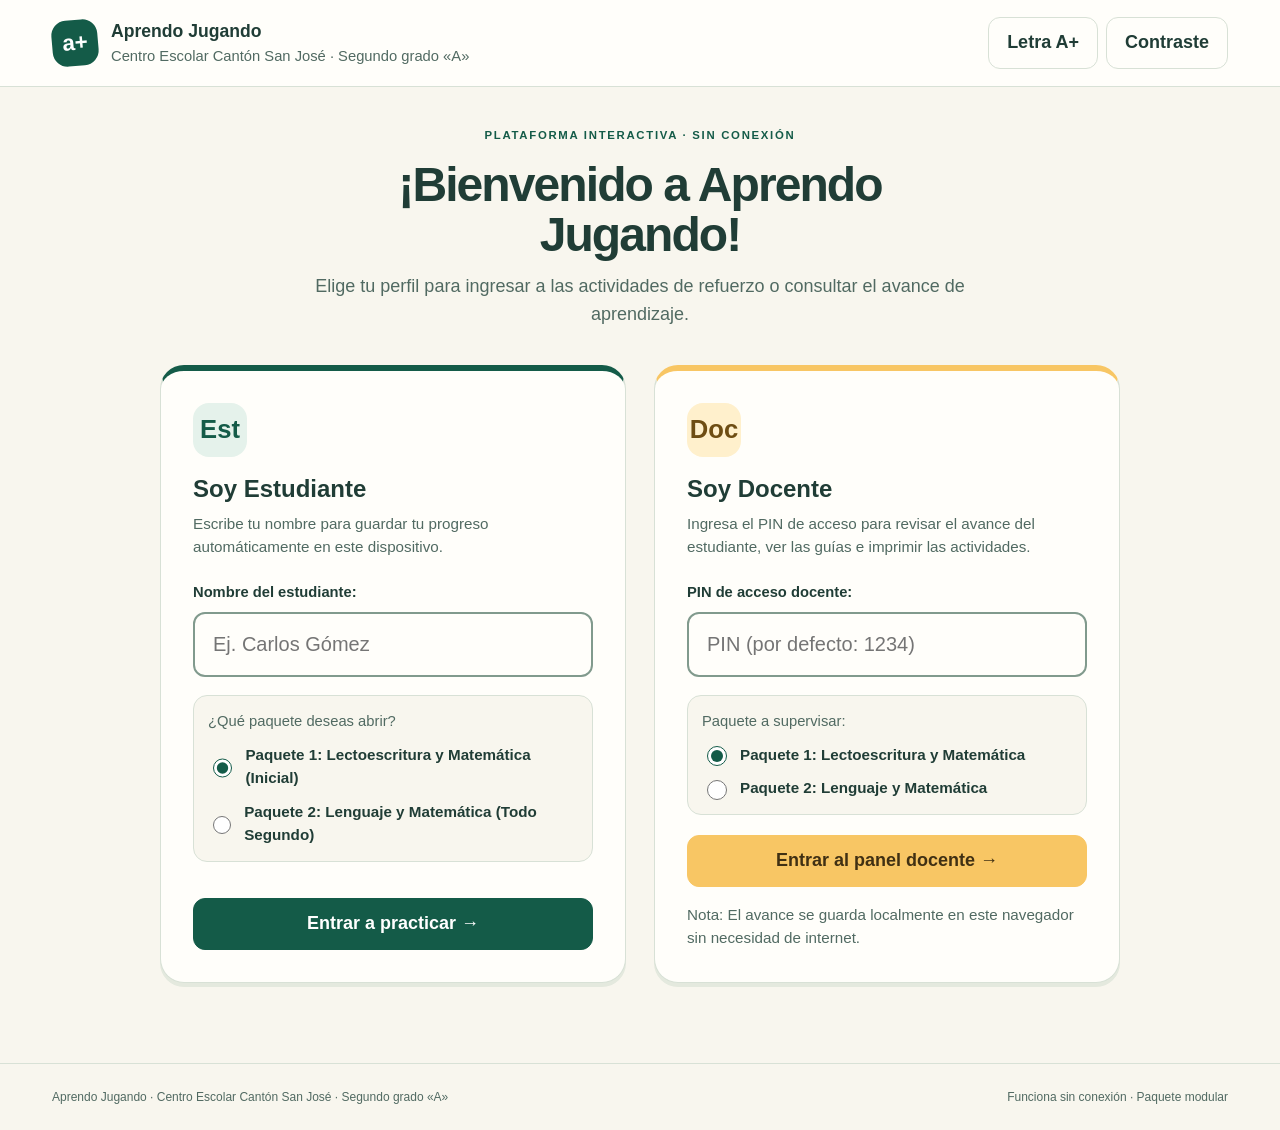
<file: AprendoJugando/index.html>
<!doctype html>
<html lang="es">
  <head>
    <meta charset="utf-8" />
    <meta name="viewport" content="width=device-width,initial-scale=1" />
    <meta
      name="description"
      content="Plataforma Educativa Aprendo Jugando - Inicio de Sesión"
    />
    <title>Aprendo Jugando · Acceso</title>
    <link rel="stylesheet" href="estilos.css" />
    <link rel="stylesheet" href="login.css" />
  </head>
  <body>
    <a class="skip" href="#main">Saltar al contenido</a>
    <header class="top">
      <div class="wrap top-inner">
        <a class="brand" href="index.html" aria-label="Aprendo Jugando, inicio"
          ><span class="brandmark" aria-hidden="true">a+</span
          ><span
            ><strong>Aprendo Jugando</strong
            ><small
              >Centro Escolar Cantón San José · Segundo grado «A»</small
            ></span
          ></a
        >
        <nav class="tools" aria-label="Opciones de accesibilidad">
          <button
            class="button"
            id="size"
            aria-label="Cambiar tamaño de letra"
            aria-pressed="false"
          >
            Letra A+
          </button>
          <button class="button" id="contrast" aria-pressed="false">
            Contraste
          </button>
        </nav>
      </div>
    </header>

    <main id="main" class="wrap">
      <section class="login-wrap">
        <header class="login-header">
          <p class="eyebrow">Plataforma Interactiva · Sin Conexión</p>
          <h1>¡Bienvenido a Aprendo Jugando!</h1>
          <p class="muted">
            Elige tu perfil para ingresar a las actividades de refuerzo o
            consultar el avance de aprendizaje.
          </p>
        </header>

        <div class="login-grid">
          <!-- Tarjeta Estudiante -->
          <article class="login-card student-card">
            <div>
              <div class="role-icon" aria-hidden="true">Est</div>
              <h2>Soy Estudiante</h2>
              <p>
                Escribe tu nombre para guardar tu progreso automáticamente en
                este dispositivo.
              </p>
              <div
                id="student-error"
                class="login-error"
                hidden
                role="alert"
              ></div>
              <div class="form-group">
                <label for="student-name">Nombre del estudiante:</label>
                <input
                  class="text-answer"
                  id="student-name"
                  type="text"
                  placeholder="Ej. Carlos Gómez"
                  autocomplete="off"
                />
              </div>
              <div class="module-selector">
                <span class="small muted">¿Qué paquete deseas abrir?</span>
                <label class="module-option">
                  <input
                    type="radio"
                    name="student-pack"
                    value="lectoescritura.html"
                    checked
                  />
                  <span>Paquete 1: Lectoescritura y Matemática (Inicial)</span>
                </label>
                <label class="module-option">
                  <input
                    type="radio"
                    name="student-pack"
                    value="todosegundo.html"
                  />
                  <span>Paquete 2: Lenguaje y Matemática (Todo Segundo)</span>
                </label>
              </div>
            </div>
            <div>
              <button
                class="button primary"
                id="btn-student"
                style="width: 100%"
              >
                Entrar a practicar →
              </button>
              <div id="quick-students" class="saved-students" hidden>
                <p class="muted">Estudiantes registrados en este equipo:</p>
                <div class="student-chips" id="student-chips"></div>
              </div>
            </div>
          </article>

          <!-- Tarjeta Docente -->
          <article class="login-card teacher-card">
            <div>
              <div class="role-icon" aria-hidden="true">Doc</div>
              <h2>Soy Docente</h2>
              <p>
                Ingresa el PIN de acceso para revisar el avance del estudiante,
                ver las guías e imprimir las actividades.
              </p>
              <div
                id="teacher-error"
                class="login-error"
                hidden
                role="alert"
              ></div>
              <div class="form-group">
                <label for="teacher-pin">PIN de acceso docente:</label>
                <input
                  class="text-answer"
                  id="teacher-pin"
                  type="password"
                  inputmode="numeric"
                  placeholder="PIN (por defecto: 1234)"
                />
              </div>
              <div class="module-selector">
                <span class="small muted">Paquete a supervisar:</span>
                <label class="module-option">
                  <input
                    type="radio"
                    name="teacher-pack"
                    value="lectoescritura.html"
                    checked
                  />
                  <span>Paquete 1: Lectoescritura y Matemática</span>
                </label>
                <label class="module-option">
                  <input
                    type="radio"
                    name="teacher-pack"
                    value="todosegundo.html"
                  />
                  <span>Paquete 2: Lenguaje y Matemática</span>
                </label>
              </div>
            </div>
            <div>
              <button class="button amber" id="btn-teacher" style="width: 100%">
                Entrar al panel docente →
              </button>
              <p class="small muted" style="margin-top: 16px; margin-bottom: 0">
                Nota: El avance se guarda localmente en este navegador sin
                necesidad de internet.
              </p>
            </div>
          </article>
        </div>
      </section>
    </main>

    <footer class="footer">
      <div class="wrap">
        <span
          >Aprendo Jugando · Centro Escolar Cantón San José · Segundo grado
          «A»</span
        ><span>Funciona sin conexión · Paquete modular</span>
      </div>
    </footer>

    <script>
      "use strict";
      const SETTINGS = "aprendo-jugando-settings-v1";
      const SESSION_KEY = "aprendo-jugando-sesion-v1";
      const DB_KEY = "aprendo-jugando-db-v1";
      const TEACHER_PIN = "1234";

      // Al volver o abrir el inicio (index.html), cerramos cualquier sesión anterior para exigir acceso
      try {
        localStorage.removeItem(SESSION_KEY);
      } catch (e) {}

      let preferences = {};
      try {
        preferences = JSON.parse(localStorage.getItem(SETTINGS) || "{}");
      } catch (e) {}

      function syncSettings() {
        document
          .getElementById("size")
          .setAttribute(
            "aria-pressed",
            document.documentElement.style.fontSize === "21px",
          );
        document
          .getElementById("contrast")
          .setAttribute(
            "aria-pressed",
            document.body.classList.contains("contrast"),
          );
      }
      if (preferences.large) {
        document.documentElement.style.fontSize = "21px";
        document.documentElement.style.setProperty("--base", "21px");
      }
      if (preferences.contrast) document.body.classList.add("contrast");
      syncSettings();

      document.getElementById("size").onclick = () => {
        const large = document.documentElement.style.fontSize !== "21px";
        document.documentElement.style.fontSize = large ? "21px" : "18px";
        document.documentElement.style.setProperty(
          "--base",
          large ? "21px" : "18px",
        );
        syncSettings();
        try {
          localStorage.setItem(
            SETTINGS,
            JSON.stringify({
              ...preferences,
              large,
              contrast: document.body.classList.contains("contrast"),
            }),
          );
        } catch (e) {}
      };
      document.getElementById("contrast").onclick = () => {
        document.body.classList.toggle("contrast");
        syncSettings();
        try {
          localStorage.setItem(
            SETTINGS,
            JSON.stringify({
              ...preferences,
              large: document.documentElement.style.fontSize === "21px",
              contrast: document.body.classList.contains("contrast"),
            }),
          );
        } catch (e) {}
      };

      // Cargar estudiantes previos si existen
      try {
        const db = JSON.parse(localStorage.getItem(DB_KEY) || "{}");
        const names = Object.keys(db);
        if (names.length > 0) {
          document.getElementById("quick-students").hidden = false;
          const chips = document.getElementById("student-chips");
          names.forEach((name) => {
            const btn = document.createElement("button");
            btn.className = "chip-btn";
            btn.textContent = name;
            btn.onclick = () => {
              document.getElementById("student-name").value = name;
            };
            chips.appendChild(btn);
          });
        }
      } catch (e) {}

      document.getElementById("btn-student").onclick = () => {
        const nameInput = document.getElementById("student-name").value.trim();
        const errBox = document.getElementById("student-error");
        if (!nameInput) {
          errBox.textContent = "Por favor, escribe tu nombre para ingresar.";
          errBox.hidden = false;
          document.getElementById("student-name").focus();
          return;
        }
        errBox.hidden = true;
        const pack = document.querySelector(
          'input[name="student-pack"]:checked',
        ).value;
        try {
          localStorage.setItem(
            SESSION_KEY,
            JSON.stringify({ role: "student", name: nameInput }),
          );
          const db = JSON.parse(localStorage.getItem(DB_KEY) || "{}");
          if (!db[nameInput]) db[nameInput] = {};
          localStorage.setItem(DB_KEY, JSON.stringify(db));
        } catch (e) {}
        window.location.href = pack + "#inicio";
      };

      document.getElementById("btn-teacher").onclick = () => {
        const pinInput = document.getElementById("teacher-pin").value.trim();
        const errBox = document.getElementById("teacher-error");
        if (pinInput !== TEACHER_PIN) {
          errBox.textContent =
            "PIN incorrecto. Intenta nuevamente (PIN por defecto: 1234).";
          errBox.hidden = false;
          document.getElementById("teacher-pin").focus();
          return;
        }
        errBox.hidden = true;
        const pack = document.querySelector(
          'input[name="teacher-pack"]:checked',
        ).value;
        try {
          localStorage.setItem(
            SESSION_KEY,
            JSON.stringify({ role: "teacher", name: "Docente" }),
          );
        } catch (e) {}
        window.location.href = pack + "#docente";
      };

      document.getElementById("student-name").onkeydown = (e) => {
        if (e.key === "Enter") document.getElementById("btn-student").click();
      };
      document.getElementById("teacher-pin").onkeydown = (e) => {
        if (e.key === "Enter") document.getElementById("btn-teacher").click();
      };
    </script>
  </body>
</html>
</file>
<file: AprendoJugando/estilos.css>
/* estilos.css - Estilos compartidos para Aprendo Jugando */
:root {
  --ink: #203d36;
  --muted: #516a62;
  --green: #145b48;
  --green2: #e5f2eb;
  --cream: #f8f6ee;
  --paper: #fffefa;
  --line: #d8e1d6;
  --amber: #f8c664;
  --focus: #863c00;
  --danger: #902b22;
  --base: 18px;
  --radius: 20px;
}
* {
  box-sizing: border-box;
}
body {
  margin: 0;
  background: var(--cream);
  color: var(--ink);
  font-family: Arial, Helvetica, sans-serif;
  font-size: var(--base);
  line-height: 1.55;
}
button,
input,
select {
  font: inherit;
}
button {
  cursor: pointer;
}
button:disabled {
  cursor: default;
  opacity: 0.6;
}
a {
  color: var(--green);
}
button,
a,
input,
summary {
  touch-action: manipulation;
}
button:focus-visible,
a:focus-visible,
input:focus-visible,
summary:focus-visible {
  outline: 3px solid var(--focus);
  outline-offset: 4px;
}
h1,
h2,
h3,
p {
  margin-top: 0;
}
h1 {
  font-size: clamp(2rem, 5vw, 3.6rem);
  line-height: 1.06;
  letter-spacing: -0.04em;
  margin-bottom: 20px;
}
h2 {
  font-size: 1.65rem;
  line-height: 1.2;
}
h3 {
  line-height: 1.3;
}
small,
.small {
  font-size: 0.82em;
}
.muted {
  color: var(--muted);
}
.wrap {
  max-width: 1240px;
  margin: auto;
  padding: 0 32px;
}
.skip {
  position: absolute;
  top: -100px;
  left: 10px;
  background: white;
  padding: 10px;
  z-index: 50;
}
.skip:focus {
  top: 10px;
}
.top {
  border-bottom: 1px solid var(--line);
  background: var(--paper);
}
.top-inner {
  min-height: 86px;
  display: flex;
  align-items: center;
  justify-content: space-between;
  gap: 20px;
}
.brand {
  display: flex;
  align-items: center;
  gap: 13px;
  color: var(--ink);
  text-decoration: none;
}
.brandmark {
  display: grid;
  place-items: center;
  width: 46px;
  height: 46px;
  border-radius: 15px;
  background: var(--green);
  color: white;
  font-size: 1.4rem;
  font-weight: bold;
  transform: rotate(-5deg);
}
.brand strong {
  font-size: 1.1rem;
  display: block;
}
.brand small {
  color: var(--muted);
  display: block;
}
.tools {
  display: flex;
  gap: 8px;
  flex-wrap: wrap;
  align-items: center;
}
.button {
  border: 1px solid var(--line);
  background: var(--paper);
  color: var(--ink);
  padding: 11px 18px;
  border-radius: 12px;
  min-height: 46px;
  font-weight: 600;
  transition:
    background 0.15s,
    transform 0.15s;
  text-decoration: none;
  display: inline-flex;
  align-items: center;
  justify-content: center;
}
.button:hover:not(:disabled) {
  background: var(--green2);
  transform: translateY(-1px);
}
.button.primary {
  background: var(--green);
  border-color: var(--green);
  color: white;
}
.button.primary:hover {
  background: #104936;
}
.button.amber {
  background: var(--amber);
  border-color: var(--amber);
  color: #403013;
}
.button.danger {
  background: var(--danger);
  border-color: var(--danger);
  color: white;
}
.button[aria-pressed="true"] {
  border: 2px solid var(--green);
  background: var(--green2);
}
.eyebrow {
  text-transform: uppercase;
  font-size: 0.71rem;
  letter-spacing: 0.15em;
  font-weight: bold;
  margin-bottom: 15px;
}
.hero {
  display: grid;
  grid-template-columns: 1.5fr 0.85fr;
  gap: 50px;
  padding: 48px 0 38px;
  align-items: center;
}
.hero p {
  max-width: 650px;
  margin-bottom: 0;
}
.hero .eyebrow {
  color: var(--green);
}
.hero h1 span {
  color: var(--green);
}
.hero-art {
  border-radius: 30px;
  background: var(--green2);
  padding: 25px;
  display: grid;
  grid-template-columns: 1fr 1fr;
  gap: 12px;
  transform: rotate(2deg);
  max-width: 360px;
  justify-self: end;
  width: 100%;
  border: 1px solid #c7dbca;
}
.tile {
  min-height: 92px;
  display: grid;
  place-items: center;
  background: var(--paper);
  border-radius: 16px;
  font-weight: bold;
  font-size: 2rem;
  box-shadow: 0 3px 0 #c9dccb;
}
.tile:nth-child(2) {
  background: var(--amber);
  color: #3e321a;
}
.tile:nth-child(3) {
  background: #fff3d4;
  color: #3e321a;
}
.tile small {
  font-size: 0.7rem;
  font-weight: normal;
}
.statusbar {
  background: var(--paper);
  border: 1px solid var(--line);
  padding: 19px 24px;
  border-radius: 16px;
  display: flex;
  align-items: center;
  gap: 24px;
  margin-bottom: 32px;
}
.statusbar p {
  margin: 0;
}
.statusbar strong {
  font-size: 1.25rem;
}
.progress {
  height: 10px;
  border-radius: 20px;
  background: #dce7df;
  overflow: hidden;
  flex: 1;
}
.progress span {
  display: block;
  height: 100%;
  background: var(--green);
  transition: width 0.3s;
}
.catalog-head {
  display: flex;
  align-items: end;
  justify-content: space-between;
  gap: 16px;
  margin-bottom: 22px;
}
.catalog-head h2 {
  margin: 0 0 5px;
}
.tabs {
  display: flex;
  gap: 8px;
  flex-wrap: wrap;
}
.tab {
  background: transparent;
  border: 1px solid var(--line);
  border-radius: 24px;
  padding: 10px 20px;
  color: var(--ink);
  font-weight: bold;
  min-height: 46px;
}
.tab[aria-pressed="true"] {
  background: var(--green);
  color: white;
  border-color: var(--green);
}
.grid {
  display: grid;
  grid-template-columns: repeat(3, 1fr);
  gap: 18px;
}
.activity-card {
  text-align: left;
  width: 100%;
  border: 1px solid var(--line);
  background: var(--paper);
  border-radius: var(--radius);
  padding: 22px;
  display: flex;
  flex-direction: column;
  color: var(--ink);
  min-height: 255px;
  box-shadow: 0 3px 0 #e8ebdf;
  transition:
    transform 0.15s,
    border-color 0.15s;
}
.activity-card:hover {
  transform: translateY(-3px);
  border-color: var(--green);
}
.card-top {
  display: flex;
  justify-content: space-between;
  align-items: center;
  gap: 8px;
  margin-bottom: 17px;
}
.number {
  height: 40px;
  width: 40px;
  border-radius: 12px;
  display: grid;
  place-items: center;
  background: var(--green2);
  color: var(--green);
  font-weight: bold;
}
.math .number {
  background: #fff0cc;
  color: #6e4d13;
}
.badge {
  font-size: 0.7em;
  background: var(--green2);
  border-radius: 20px;
  padding: 3px 10px;
  font-weight: bold;
}
.activity-card h3 {
  font-size: 1.12rem;
  margin: 0 0 8px;
}
.activity-card p {
  font-size: 0.87rem;
  color: var(--muted);
  margin-bottom: 18px;
  flex: 1;
}
.card-foot {
  border-top: 1px solid var(--line);
  padding-top: 14px;
  font-size: 0.78rem;
  display: flex;
  justify-content: space-between;
  font-weight: bold;
}
.catalog-note {
  margin: 25px 0 50px;
  padding: 20px 24px;
  background: var(--green2);
  border-radius: 16px;
  color: var(--ink);
  font-size: 0.88rem;
}
.catalog-note p {
  margin: 0;
}
.exercise-wrap {
  max-width: 900px;
  margin: auto;
  padding: 35px 0 50px;
}
.backrow {
  display: flex;
  align-items: center;
  justify-content: space-between;
  gap: 15px;
  margin-bottom: 22px;
}
.exercise-header {
  margin-bottom: 25px;
}
.exercise-header .eyebrow {
  color: var(--green);
}
.exercise-header h1 {
  font-size: 2.2rem;
  letter-spacing: -0.03em;
  margin: 0 0 12px;
}
.exercise-header p {
  margin-bottom: 0;
}
.exercise-card {
  background: var(--paper);
  border: 1px solid var(--line);
  border-radius: 24px;
  padding: 32px;
  box-shadow: 0 4px 0 #e4e9de;
}
.step-row {
  display: flex;
  align-items: center;
  justify-content: space-between;
  gap: 20px;
  margin-bottom: 25px;
  font-size: 0.85rem;
  font-weight: bold;
}
.step-dots {
  display: flex;
  gap: 8px;
}
.step-dot {
  height: 10px;
  width: 10px;
  border-radius: 50%;
  background: #cddacf;
}
.step-dot.current {
  outline: 2px solid var(--green);
  outline-offset: 3px;
}
.step-dot.done {
  background: var(--green);
}
.prompt {
  font-size: 1.35rem;
  line-height: 1.45;
  margin-bottom: 20px;
}
.passage {
  border-left: 5px solid var(--green);
  background: var(--green2);
  border-radius: 0 14px 14px 0;
  padding: 22px;
  margin-bottom: 25px;
}
.passage h3 {
  font-size: 0.8rem;
  text-transform: uppercase;
  letter-spacing: 0.1em;
  margin-bottom: 10px;
}
.passage p {
  margin-bottom: 0;
}
.choices {
  display: grid;
  gap: 12px;
}
.choice {
  display: flex;
  align-items: center;
  gap: 14px;
  text-align: left;
  background: var(--paper);
  border: 2px solid var(--line);
  padding: 15px 17px;
  border-radius: 14px;
  min-height: 58px;
  color: var(--ink);
}
.choice:hover {
  border-color: var(--green);
}
.choice[aria-pressed="true"] {
  border-color: var(--green);
  background: var(--green2);
}
.choice-letter {
  border: 1px solid var(--line);
  border-radius: 9px;
  width: 32px;
  height: 32px;
  flex-shrink: 0;
  display: grid;
  place-items: center;
  font-size: 0.85rem;
  font-weight: bold;
}
.choice[aria-pressed="true"] .choice-letter {
  background: var(--green);
  color: white;
}
.text-answer {
  width: 100%;
  background: var(--paper);
  border: 2px solid #819a8d;
  border-radius: 12px;
  color: var(--ink);
  padding: 15px 18px;
  font-size: 1.25rem;
  min-height: 58px;
}
.answer-label {
  display: block;
  font-weight: bold;
  margin-bottom: 8px;
}
.order-zone {
  min-height: 78px;
  border: 2px dashed #91aa98;
  border-radius: 15px;
  padding: 14px;
  display: flex;
  flex-wrap: wrap;
  gap: 10px;
  align-content: flex-start;
  margin-bottom: 15px;
  background: #f4f8f1;
}
.order-zone .placeholder {
  color: var(--muted);
  font-size: 0.9rem;
  margin: auto;
}
.token-pool {
  display: flex;
  gap: 10px;
  flex-wrap: wrap;
}
.token {
  border: 1px solid #a2b6a9;
  border-radius: 10px;
  background: var(--paper);
  color: var(--ink);
  padding: 12px 15px;
  min-height: 48px;
}
.token.chosen {
  background: var(--green2);
  border-color: var(--green);
}
.token:disabled {
  opacity: 0.35;
}
.order-instructions {
  font-size: 0.85rem;
  color: var(--muted);
  margin-bottom: 14px;
}
.exercise-actions {
  display: flex;
  align-items: center;
  flex-wrap: wrap;
  gap: 12px;
  margin-top: 25px;
}
.hint {
  margin-top: 20px;
  background: #fff3d4;
  color: #4d3c14;
  padding: 16px 18px;
  border-radius: 12px;
}
.feedback {
  margin-top: 20px;
  padding: 18px 20px;
  border-radius: 14px;
  border: 1px solid var(--line);
}
.feedback.success {
  background: var(--green2);
  border-color: #75a88b;
}
.feedback.error {
  background: #fff0e9;
  color: #70231c;
  border-color: #d8a795;
}
.feedback.neutral {
  background: #f0f2ed;
}
.feedback p {
  margin-bottom: 0;
}
.feedback strong {
  display: block;
  margin-bottom: 5px;
}
.operation {
  font-family: Arial, sans-serif;
  width: max-content;
  margin: 10px auto 24px;
  font-size: 1.8rem;
  letter-spacing: 0.3em;
  line-height: 1.3;
}
.oprow {
  text-align: right;
  display: flex;
  justify-content: end;
  gap: 25px;
}
.oprow:last-child {
  border-bottom: 3px solid var(--ink);
  padding-bottom: 8px;
}
.groups {
  display: flex;
  flex-wrap: wrap;
  justify-content: center;
  gap: 14px;
  margin: 20px 0;
}
.group {
  background: var(--green2);
  border: 2px solid #aacdb8;
  border-radius: 18px;
  padding: 12px;
  display: flex;
  gap: 8px;
  flex-wrap: wrap;
  max-width: 130px;
  justify-content: center;
}
.dot {
  height: 21px;
  width: 21px;
  background: var(--green);
  border-radius: 50%;
  display: block;
}
.result-title {
  text-align: center;
  padding: 15px 0;
}
.result-title .medal {
  width: 85px;
  height: 85px;
  border-radius: 50%;
  margin: 0 auto 22px;
  background: var(--amber);
  display: grid;
  place-items: center;
  font-size: 2.7rem;
  color: #513d13;
}
.result-title h2 {
  margin-bottom: 8px;
}
.result-metrics {
  display: grid;
  grid-template-columns: 1fr 1fr;
  gap: 15px;
  margin: 25px 0;
}
.metric {
  border-radius: 16px;
  padding: 20px;
  background: var(--green2);
  text-align: center;
}
.metric strong {
  display: block;
  font-size: 2rem;
}
.review {
  border-top: 1px solid var(--line);
  padding: 16px 0;
}
.review summary {
  cursor: pointer;
  font-weight: bold;
}
.review p {
  margin: 12px 0 0;
}
.reference {
  margin-top: 20px;
  font-size: 0.78rem;
  color: var(--muted);
}
.guide {
  padding: 40px 0 60px;
}
.guide h1 {
  font-size: 2.7rem;
}
.guide-intro {
  max-width: 850px;
}
.guide-box {
  background: var(--paper);
  border: 1px solid var(--line);
  border-radius: 20px;
  padding: 25px;
  margin: 22px 0;
}
.guide-box h2 {
  font-size: 1.25rem;
}
.guide-grid {
  display: grid;
  grid-template-columns: 1fr 1fr;
  gap: 20px;
}
.guide-box li {
  margin-bottom: 8px;
}
.teacher-activity {
  background: var(--paper);
  border: 1px solid var(--line);
  border-radius: 15px;
  margin-bottom: 15px;
  break-inside: avoid;
}
.teacher-activity > summary {
  padding: 18px 22px;
  cursor: pointer;
  font-weight: bold;
}
.teacher-body {
  padding: 0 24px 20px;
}
.teacher-body li {
  margin-bottom: 20px;
}
.answer-key {
  color: var(--green);
  font-weight: bold;
}
.footer {
  border-top: 1px solid var(--line);
  margin-top: 20px;
  padding: 24px 0;
  font-size: 0.75rem;
  color: var(--muted);
}
.footer .wrap {
  display: flex;
  justify-content: space-between;
  gap: 20px;
}
.storage-note {
  font-size: 0.76rem;
  color: var(--muted);
}
.user-pill {
  background: var(--green2);
  color: var(--green);
  padding: 6px 14px;
  border-radius: 20px;
  font-weight: bold;
  font-size: 0.85rem;
  border: 1px solid #b5d4c2;
}
.report-table {
  width: 100%;
  border-collapse: collapse;
  margin-top: 15px;
  font-size: 0.9rem;
}
.report-table th,
.report-table td {
  border: 1px solid var(--line);
  padding: 12px;
  text-align: left;
}
.report-table th {
  background: var(--green2);
  color: var(--ink);
}
[hidden] {
  display: none !important;
}
.contrast {
  --ink: #fff;
  --muted: #e3e9e5;
  --green: #9aefbf;
  --green2: #173d2c;
  --cream: #091c15;
  --paper: #10291e;
  --line: #6f9b7d;
  --amber: #ffd464;
  --focus: #ffce75;
}
.contrast .button.primary,
.contrast .tab[aria-pressed="true"],
.contrast .brandmark,
.contrast .choice[aria-pressed="true"] .choice-letter {
  color: #092315;
}
.contrast .dot,
.contrast .progress span,
.contrast .step-dot.done {
  background: #9aefbf;
}
.contrast .tile,
.contrast .hero-art,
.contrast .order-zone {
  background: #173d2c;
  color: white;
}
.contrast .math .number,
.contrast .hint {
  background: #503e13;
  color: #fff1c3;
}
.contrast .feedback.success {
  background: #173d2c;
}
.contrast .feedback.error {
  background: #4e1d18;
  color: #ffebe4;
}
.contrast .feedback.neutral {
  background: #203b2c;
}
.contrast .tile:nth-child(2),
.contrast .tile:nth-child(3) {
  background: #ffd464;
  color: #332501;
}
.contrast .button.amber {
  color: #332501;
}
.contrast .metric {
  background: #173d2c;
}
@media (max-width: 950px) {
  .grid {
    grid-template-columns: repeat(2, 1fr);
  }
  .hero {
    gap: 25px;
    grid-template-columns: 1.3fr 0.7fr;
  }
  .hero-art {
    padding: 15px;
  }
  .tile {
    min-height: 70px;
    font-size: 1.6rem;
  }
  .top-inner {
    align-items: flex-start;
    padding: 18px 0;
  }
  .tools .button {
    padding: 8px 12px;
  }
  .guide-grid {
    grid-template-columns: 1fr;
  }
}
@media (max-width: 650px) {
  .wrap {
    padding: 0 18px;
  }
  .top-inner {
    flex-direction: column;
    gap: 16px;
  }
  .tools {
    width: 100%;
  }
  .tools .button {
    flex: 1;
    font-size: 0.78rem;
    padding: 8px;
  }
  .hero {
    display: block;
    padding: 30px 0 25px;
  }
  .hero-art {
    display: none;
  }
  .hero h1 {
    font-size: 2.4rem;
  }
  .hero p {
    font-size: 0.95rem;
  }
  .statusbar {
    padding: 16px;
    gap: 12px;
    flex-wrap: wrap;
  }
  .statusbar .progress {
    flex-basis: 100%;
    order: 3;
  }
  .statusbar .storage-note {
    flex-basis: 100%;
    order: 4;
  }
  .catalog-head {
    align-items: start;
    flex-direction: column;
  }
  .tabs {
    width: 100%;
  }
  .tab {
    flex: 1;
    padding: 10px 14px;
  }
  .grid {
    grid-template-columns: 1fr;
  }
  .activity-card {
    min-height: 210px;
    padding: 20px;
  }
  .exercise-wrap {
    padding: 24px 0;
  }
  .exercise-header h1 {
    font-size: 1.8rem;
  }
  .exercise-card {
    padding: 22px 18px;
  }
  .prompt {
    font-size: 1.15rem;
  }
  .exercise-actions > .button {
    flex: 1;
  }
  .backrow {
    align-items: flex-start;
  }
  .backrow .small {
    max-width: 110px;
    text-align: right;
  }
  .result-metrics {
    grid-template-columns: 1fr;
  }
  .guide h1 {
    font-size: 2rem;
  }
  .guide-box {
    padding: 20px;
  }
  .footer .wrap {
    flex-direction: column;
    gap: 5px;
  }
  .teacher-body {
    padding: 0 18px 18px;
  }
  .teacher-activity > summary {
    padding: 18px;
  }
  .teacher-body ol {
    padding-left: 22px;
  }
}
@media (prefers-reduced-motion: reduce) {
  * {
    transition: none !important;
    scroll-behavior: auto !important;
  }
}
@media print {
  body {
    font-size: 11pt;
    background: white;
    color: #111;
  }
  .top,
  .footer,
  .no-print,
  .guide > .backrow {
    display: none !important;
  }
  .wrap {
    max-width: none;
    padding: 0;
  }
  .guide {
    padding: 0;
  }
  .guide h1 {
    font-size: 22pt;
  }
  .guide-box,
  .teacher-activity {
    border: 1px solid #aaa;
    background: white;
    padding: 12px;
    box-shadow: none;
    color: #111;
  }
  .teacher-activity {
    margin-bottom: 12px;
  }
  .teacher-activity > summary {
    padding: 5px;
    display: block;
  }
  .teacher-body {
    padding: 8px;
  }
  .teacher-body p {
    margin-bottom: 6px;
  }
  .guide-grid {
    display: block;
  }
  .answer-key {
    color: #111;
  }
  .muted,
  .reference {
    color: #333;
  }
  .guide-box {
    break-inside: avoid;
  }
  .teacher-body li {
    margin-bottom: 12px;
  }
  .guide-intro {
    max-width: none;
  }
}
</file>
<file: AprendoJugando/login.css>
/* login.css - Estilos para inicio de sesión */
.login-wrap {
  max-width: 960px;
  margin: auto;
  padding: 40px 0 60px;
}
.login-header {
  text-align: center;
  max-width: 650px;
  margin: 0 auto 36px;
}
.login-header .eyebrow {
  color: var(--green);
}
.login-header h1 {
  font-size: clamp(2.1rem, 4vw, 3rem);
  margin-bottom: 12px;
}
.login-grid {
  display: grid;
  grid-template-columns: 1fr 1fr;
  gap: 28px;
  align-items: stretch;
}
.login-card {
  background: var(--paper);
  border: 1px solid var(--line);
  border-radius: 24px;
  padding: 32px;
  box-shadow: 0 4px 0 #e4e9de;
  display: flex;
  flex-direction: column;
  justify-content: space-between;
}
.login-card.teacher-card {
  border-top: 6px solid var(--amber);
}
.login-card.student-card {
  border-top: 6px solid var(--green);
}
.role-icon {
  width: 54px;
  height: 54px;
  border-radius: 16px;
  display: grid;
  place-items: center;
  font-size: 1.6rem;
  font-weight: bold;
  margin-bottom: 18px;
}
.student-card .role-icon {
  background: var(--green2);
  color: var(--green);
}
.teacher-card .role-icon {
  background: #fff0cc;
  color: #6e4d13;
}
.login-card h2 {
  font-size: 1.5rem;
  margin-bottom: 8px;
}
.login-card p {
  color: var(--muted);
  font-size: 0.95rem;
  margin-bottom: 22px;
}
.form-group {
  margin-bottom: 18px;
}
.form-group label {
  display: block;
  font-weight: bold;
  margin-bottom: 8px;
  font-size: 0.92rem;
}
.module-selector {
  display: grid;
  gap: 10px;
  margin-bottom: 20px;
  background: var(--cream);
  padding: 14px;
  border-radius: 14px;
  border: 1px solid var(--line);
}
.module-option {
  display: flex;
  align-items: center;
  gap: 10px;
  cursor: pointer;
  font-weight: 600;
  font-size: 0.95rem;
}
.module-option input {
  width: 20px;
  height: 20px;
  accent-color: var(--green);
}
.login-error {
  background: #fff0e9;
  color: #70231c;
  border: 1px solid #d8a795;
  padding: 12px 16px;
  border-radius: 12px;
  font-size: 0.88rem;
  margin-bottom: 16px;
  font-weight: bold;
}
.saved-students {
  margin-top: 20px;
  padding-top: 16px;
  border-top: 1px solid var(--line);
}
.saved-students p {
  margin-bottom: 10px;
  font-size: 0.85rem;
}
.student-chips {
  display: flex;
  flex-wrap: wrap;
  gap: 8px;
}
.chip-btn {
  background: var(--green2);
  color: var(--green);
  border: 1px solid #b5d4c2;
  border-radius: 20px;
  padding: 6px 14px;
  font-size: 0.85rem;
  font-weight: bold;
}
.chip-btn:hover {
  background: var(--green);
  color: white;
}
@media (max-width: 780px) {
  .login-grid {
    grid-template-columns: 1fr;
  }
}
</file>
